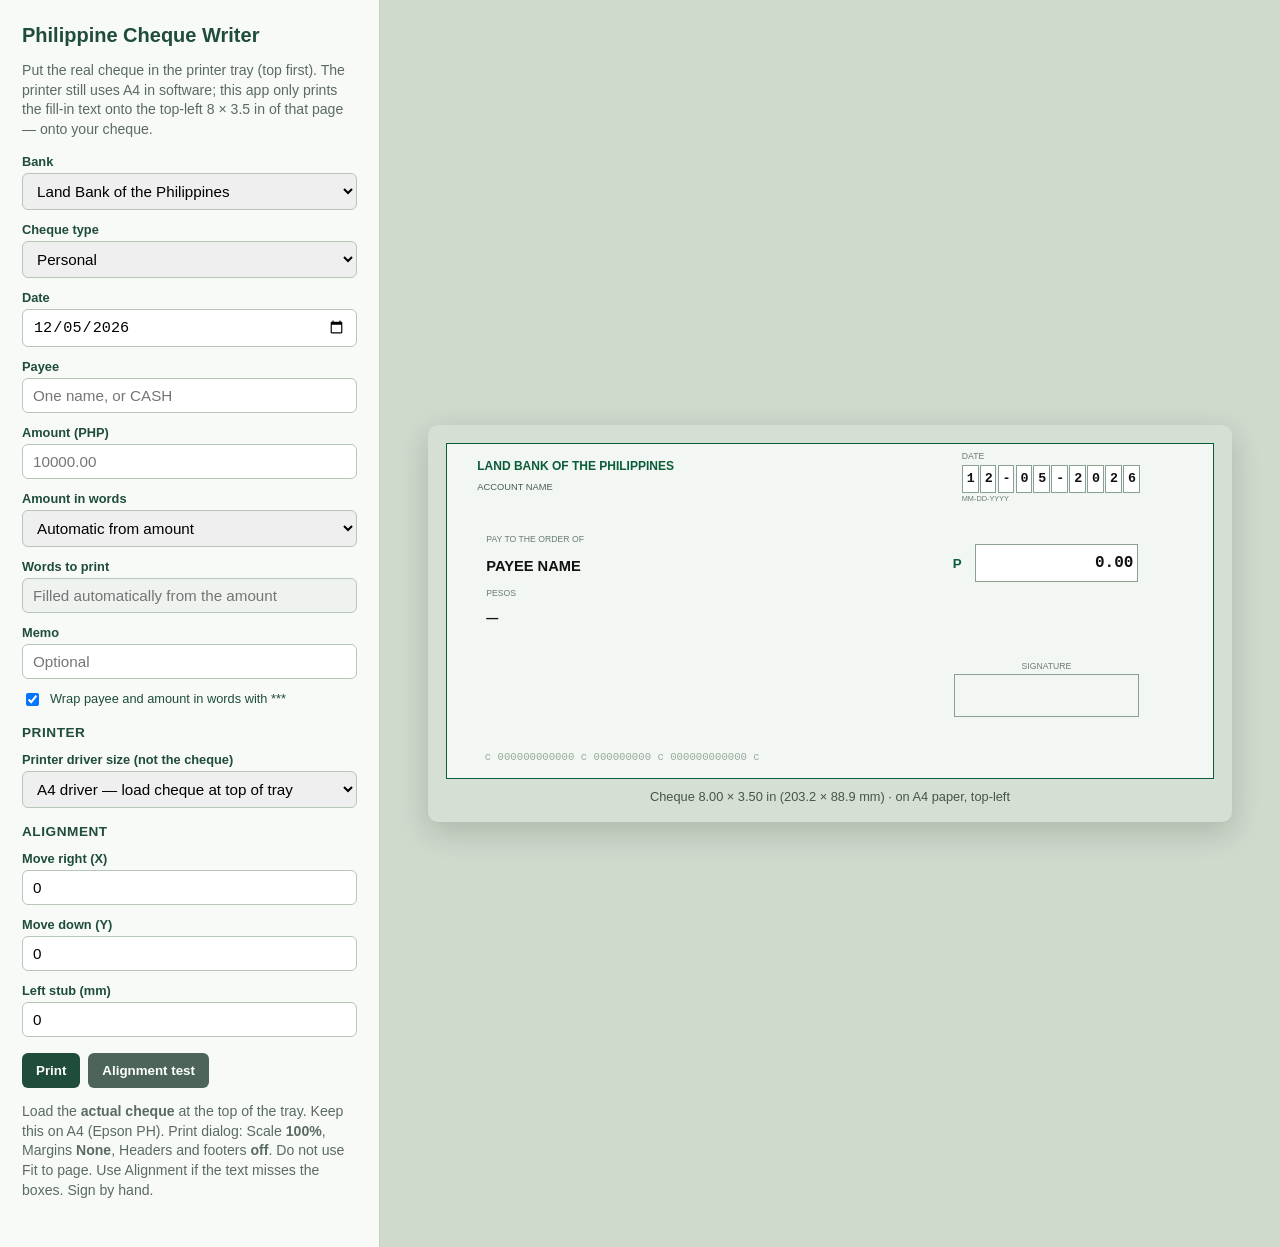
<file: index.html>
<!DOCTYPE html>
<html lang="en">
<head>
  <meta charset="UTF-8" />
  <meta name="viewport" content="width=device-width, initial-scale=1" />
  <title>Philippine Cheque Writer</title>
  <link rel="stylesheet" href="styles.css" />
</head>
<body>
  <div class="app">
    <aside class="panel">
      <h1>Philippine Cheque Writer</h1>
      <p class="lede">Put the real cheque in the printer tray (top first). The printer still uses A4 in software; this app only prints the fill-in text onto the top-left 8 × 3.5 in of that page — onto your cheque.</p>

      <label>Bank
        <select id="bank"></select>
      </label>
      <label>Cheque type
        <select id="chequeType">
          <option value="personal">Personal</option>
          <option value="corporate">Corporate</option>
        </select>
      </label>
      <label>Date
        <input id="date" type="date" />
      </label>
      <label>Payee
        <input id="payee" type="text" placeholder="One name, or CASH" autocomplete="off" />
      </label>
      <label>Amount (PHP)
        <input id="amount" type="text" inputmode="decimal" placeholder="10000.00" />
      </label>
      <label>Amount in words
        <select id="wordsMode">
          <option value="auto">Automatic from amount</option>
          <option value="manual">Type manually</option>
        </select>
      </label>
      <label>Words to print
        <input id="amountWords" type="text" placeholder="Filled automatically from the amount" autocomplete="off" readonly />
      </label>
      <label>Memo
        <input id="memo" type="text" placeholder="Optional" />
      </label>
      <label class="check">
        <input id="pad" type="checkbox" checked />
        Wrap payee and amount in words with ***
      </label>

      <div class="align">
        <h2>Printer</h2>
        <label>Printer driver size (not the cheque)
          <select id="paperMode">
            <option value="a4" selected>A4 driver — load cheque at top of tray</option>
            <option value="letter">Letter driver — load cheque at top of tray</option>
          </select>
        </label>
        <h2>Alignment</h2>
        <label>Move right (X)
          <input id="offsetX" type="number" step="0.1" value="0" />
        </label>
        <label>Move down (Y)
          <input id="offsetY" type="number" step="0.1" value="0" />
        </label>
        <label>Left stub (mm)
          <input id="stub" type="number" step="0.1" min="0" value="0" />
        </label>
      </div>

      <div class="actions">
        <button id="printBtn" type="button">Print</button>
        <button id="testBtn" type="button" class="secondary">Alignment test</button>
      </div>
      <p class="hint">Load the <strong>actual cheque</strong> at the top of the tray. Keep this on A4 (Epson PH). Print dialog: Scale <strong>100%</strong>, Margins <strong>None</strong>, Headers and footers <strong>off</strong>. Do not use Fit to page. Use Alignment if the text misses the boxes. Sign by hand.</p>
    </aside>

    <main class="stage">
      <div id="sheet">
        <div id="cheque">
          <div class="guide-art">
            <div class="bank-name" id="guideBank"></div>
            <div class="acct-name">ACCOUNT NAME</div>
            <div class="label pay-label">PAY TO THE ORDER OF</div>
            <div class="label date-label">DATE</div>
            <div class="label date-hint">MM-DD-YYYY</div>
            <div class="label pesos-label">PESOS</div>
            <div class="label sig-label">SIGNATURE</div>
            <div class="peso-sign">P</div>
            <div class="date-boxes" id="dateBoxes"></div>
            <div class="box figures-box"></div>
            <div class="box sig-box" id="sigBox1"></div>
            <div class="box sig-box" id="sigBox2"></div>
            <div class="micr">c 000000000000 c 000000000 c 000000000000 c</div>
          </div>
          <div class="overlay">
            <div id="fDate" class="field date"></div>
            <div id="fPayee" class="field payee"></div>
            <div id="fFigures" class="field figures"></div>
            <div id="fWords" class="field words-line"></div>
            <div id="fMemo" class="field memo"></div>
          </div>
        </div>
        <p id="sizeCaption">Cheque 8.00 × 3.50 in on A4 paper, top-left</p>
      </div>
      </div>
    </main>
  </div>
  <script src="templates.js"></script>
  <script src="engine.js"></script>
  <script src="app.js"></script>
</body>
</html>
</file>
<file: styles.css>
:root {
  --green: #1f4d3a;
  --green-2: #2e6b52;
  --paper: #e7eee6;
  --ink: #122018;
  --muted: #5b6b62;
}

* { box-sizing: border-box; }
html, body { margin: 0; height: 100%; }
body {
  font-family: "Segoe UI", Arial, sans-serif;
  color: var(--ink);
  background: #cfd9cc;
}

.app {
  display: grid;
  grid-template-columns: minmax(280px, 380px) 1fr;
  min-height: 100%;
}

.panel {
  background: #f7faf6;
  padding: 24px 22px 32px;
  border-right: 1px solid #c3d0c2;
  overflow: auto;
}
h1 { font-size: 1.25rem; margin: 0 0 8px; color: var(--green); }
h2 { font-size: 0.85rem; margin: 16px 0 8px; color: var(--green); text-transform: uppercase; letter-spacing: 0.04em; }
.lede, .hint { color: var(--muted); font-size: 0.88rem; line-height: 1.4; }
label { display: block; font-size: 0.8rem; font-weight: 600; margin-top: 12px; color: var(--green); }
input, select {
  display: block;
  width: 100%;
  margin-top: 4px;
  padding: 8px 10px;
  border: 1px solid #b7c6b6;
  border-radius: 6px;
  font-size: 0.95rem;
}
.check { font-weight: 500; display: flex; gap: 8px; align-items: flex-start; }
.check input { width: auto; margin-top: 2px; }
input[readonly] { background: #eef3ef; color: #355343; }
.actions { display: flex; gap: 8px; margin-top: 16px; }
button {
  background: var(--green);
  color: #fff;
  border: 0;
  border-radius: 6px;
  padding: 10px 14px;
  font-weight: 600;
  cursor: pointer;
}
button.secondary { background: #4d6558; }
button:hover { background: var(--green-2); }

.stage {
  display: flex;
  align-items: center;
  justify-content: center;
  padding: 28px;
  overflow: auto;
}

#sheet {
  background: #d5dfd3;
  padding: 18px;
  border-radius: 10px;
  box-shadow: 0 10px 30px rgba(18, 32, 24, 0.18);
}

#cheque {
  position: relative;
  overflow: hidden;
  border: 1px solid #8aa090;
  background: #f4f7f2;
}

#sizeCaption {
  margin: 10px 0 0;
  text-align: center;
  font-size: 0.8rem;
  color: #44554a;
}

.guide-art { position: absolute; inset: 0; }
.bank-name {
  position: absolute; left: 8mm; top: 4mm;
  font-size: 9pt; font-weight: 700; color: var(--green);
}
.acct-name { position: absolute; left: 8mm; top: 10mm; font-size: 7pt; color: #4a5c50; }
.label { position: absolute; font-size: 6.5pt; color: #6b7c70; }
.pay-label { left: 8mm; top: 21mm; }
.date-label { left: 133mm; top: 3.2mm; }
.date-hint { left: 133mm; top: 14mm; font-size: 5.5pt; }
.pesos-label { left: 8mm; top: 36.5mm; }
.sig-label { left: 128mm; top: 58mm; width: 52mm; text-align: center; }
.peso-sign {
  position: absolute; font-weight: 700; color: var(--green); font-size: 10pt;
}
.date-boxes { position: absolute; display: flex; }
.date-boxes span {
  flex: 1;
  border: 0.2mm solid #8aa090;
  background: #fff;
  margin-right: 0.3mm;
}
.box { position: absolute; border: 0.25mm solid #8aa090; background: #fff; }
.sig-box { left: 128mm; top: 62mm; width: 52mm; height: 10mm; background: transparent; }
.micr {
  position: absolute; left: 10mm; bottom: 4mm; width: 170mm;
  font-family: "Courier New", monospace; font-size: 8pt; color: #9aaa9a;
}

.overlay { position: absolute; inset: 0; pointer-events: none; }
.field {
  position: absolute;
  color: #111;
  white-space: nowrap;
  overflow: hidden;
  display: flex;
  align-items: center;
}
.field.date {
  font-family: "Courier New", monospace;
  font-weight: 700;
  letter-spacing: 0;
}
.field.date span {
  display: inline-flex;
  align-items: center;
  justify-content: center;
}
.field.figures {
  font-family: "Courier New", monospace;
  font-weight: 700;
  justify-content: flex-end;
  padding-right: 1.2mm;
}
.field.payee, .field.words-line { font-weight: 700; }

@media print {
  @page {
    margin: 0;
  }
  html, body {
    background: #fff !important;
    height: auto !important;
    width: auto !important;
    margin: 0 !important;
    padding: 0 !important;
  }
  .app {
    display: block !important;
    min-height: 0;
  }
  .app > .panel { display: none !important; }
  .stage {
    display: block !important;
    align-items: stretch !important;
    justify-content: flex-start !important;
    padding: 0 !important;
    margin: 0 !important;
    overflow: visible !important;
  }
  #sheet {
    background: transparent !important;
    padding: 0 !important;
    margin: 0 !important;
    border-radius: 0;
    box-shadow: none;
    position: relative !important;
    top: 0 !important;
    left: 0 !important;
  }
  #cheque {
    position: absolute !important;
    top: 0 !important;
    left: 0 !important;
    border: 0 !important;
    background: transparent !important;
    box-shadow: none;
    overflow: visible;
    margin: 0;
  }
  .guide-art { display: none !important; }
  .field { color: #000; }
  #sizeCaption { display: none !important; }
}
</file>
